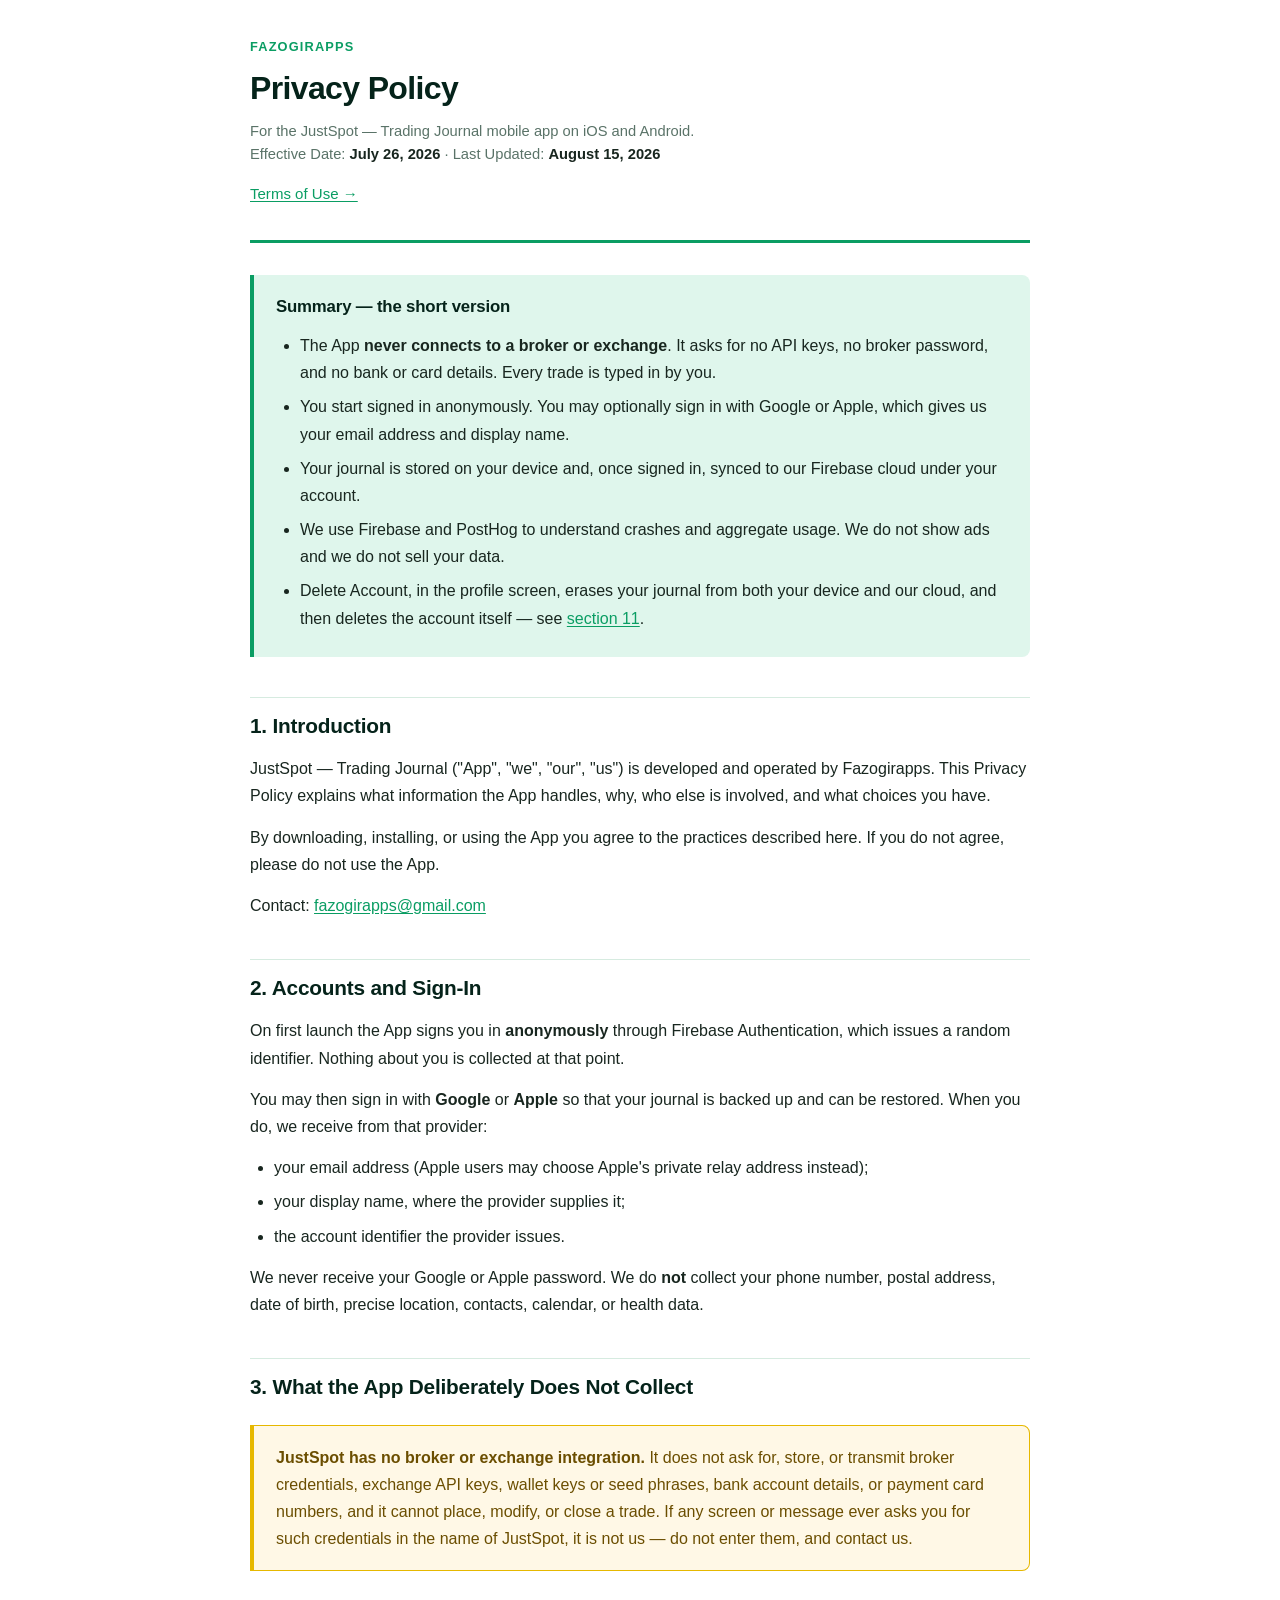
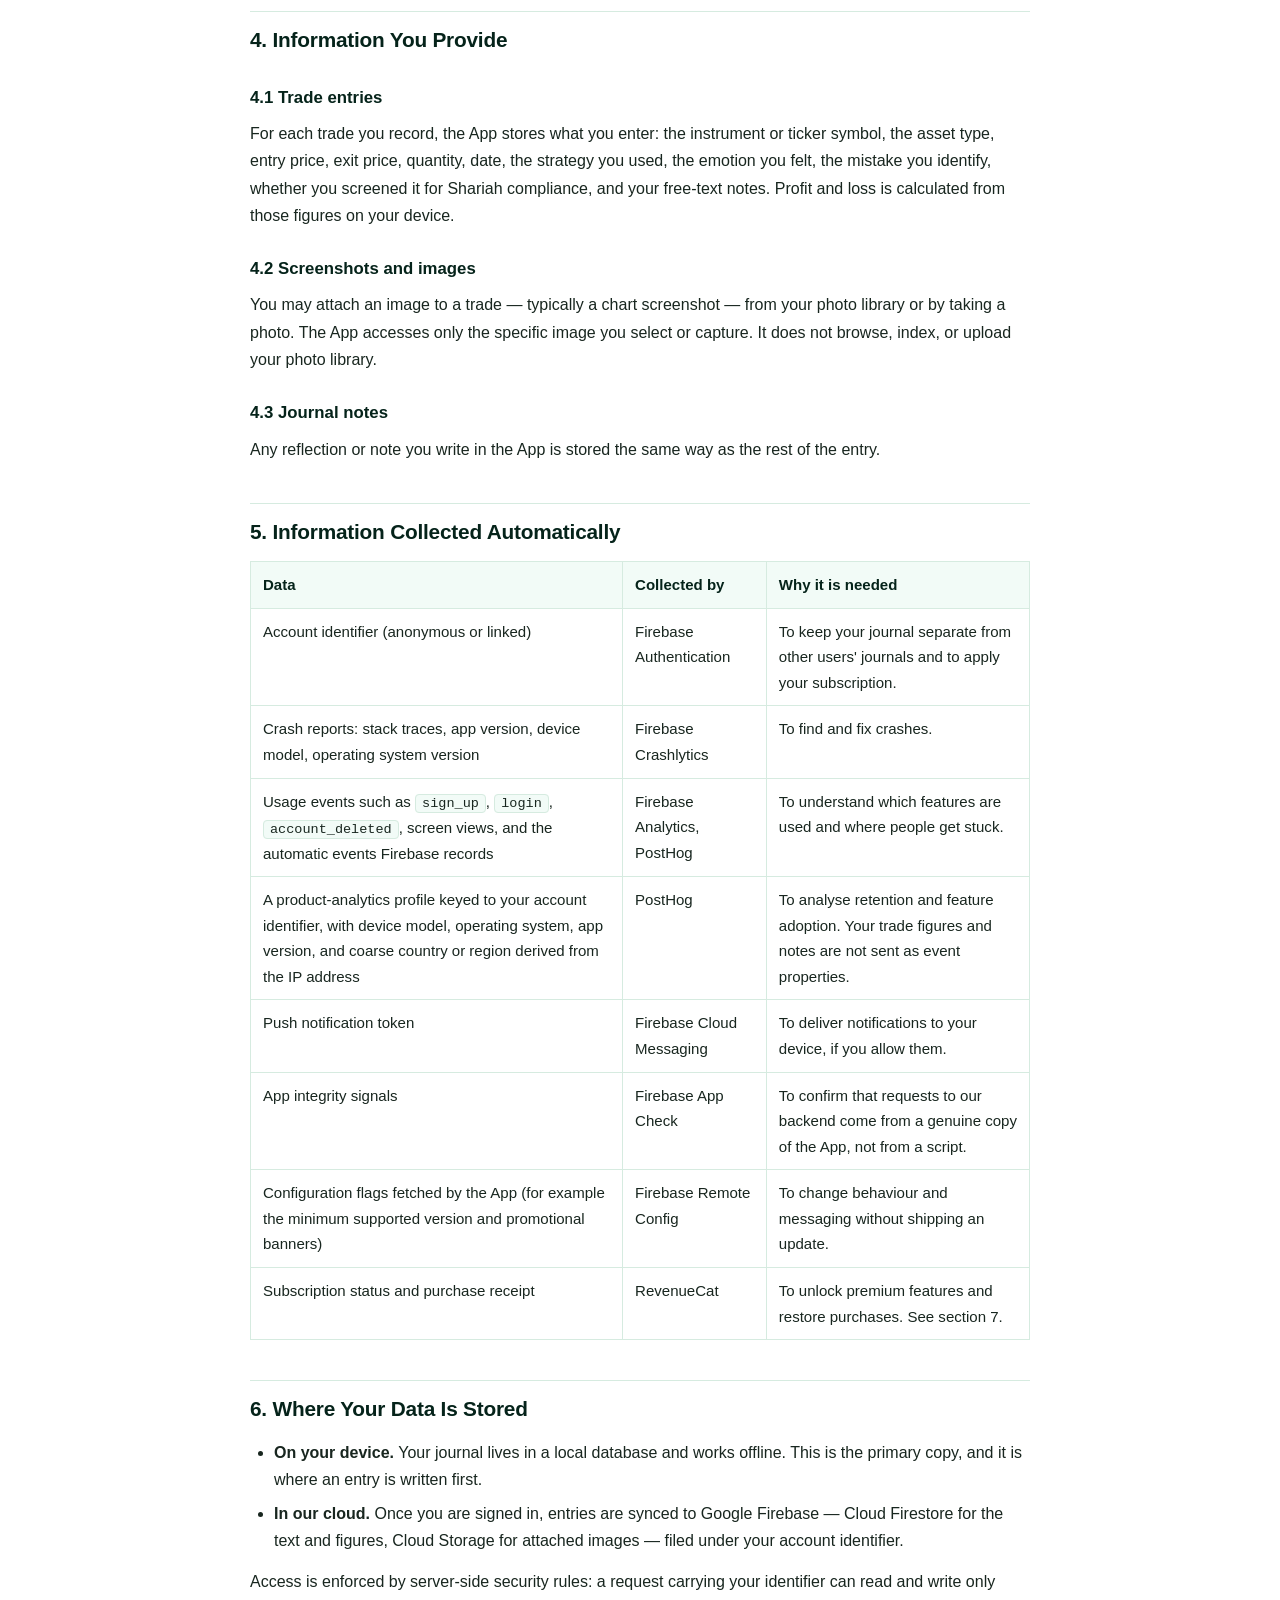
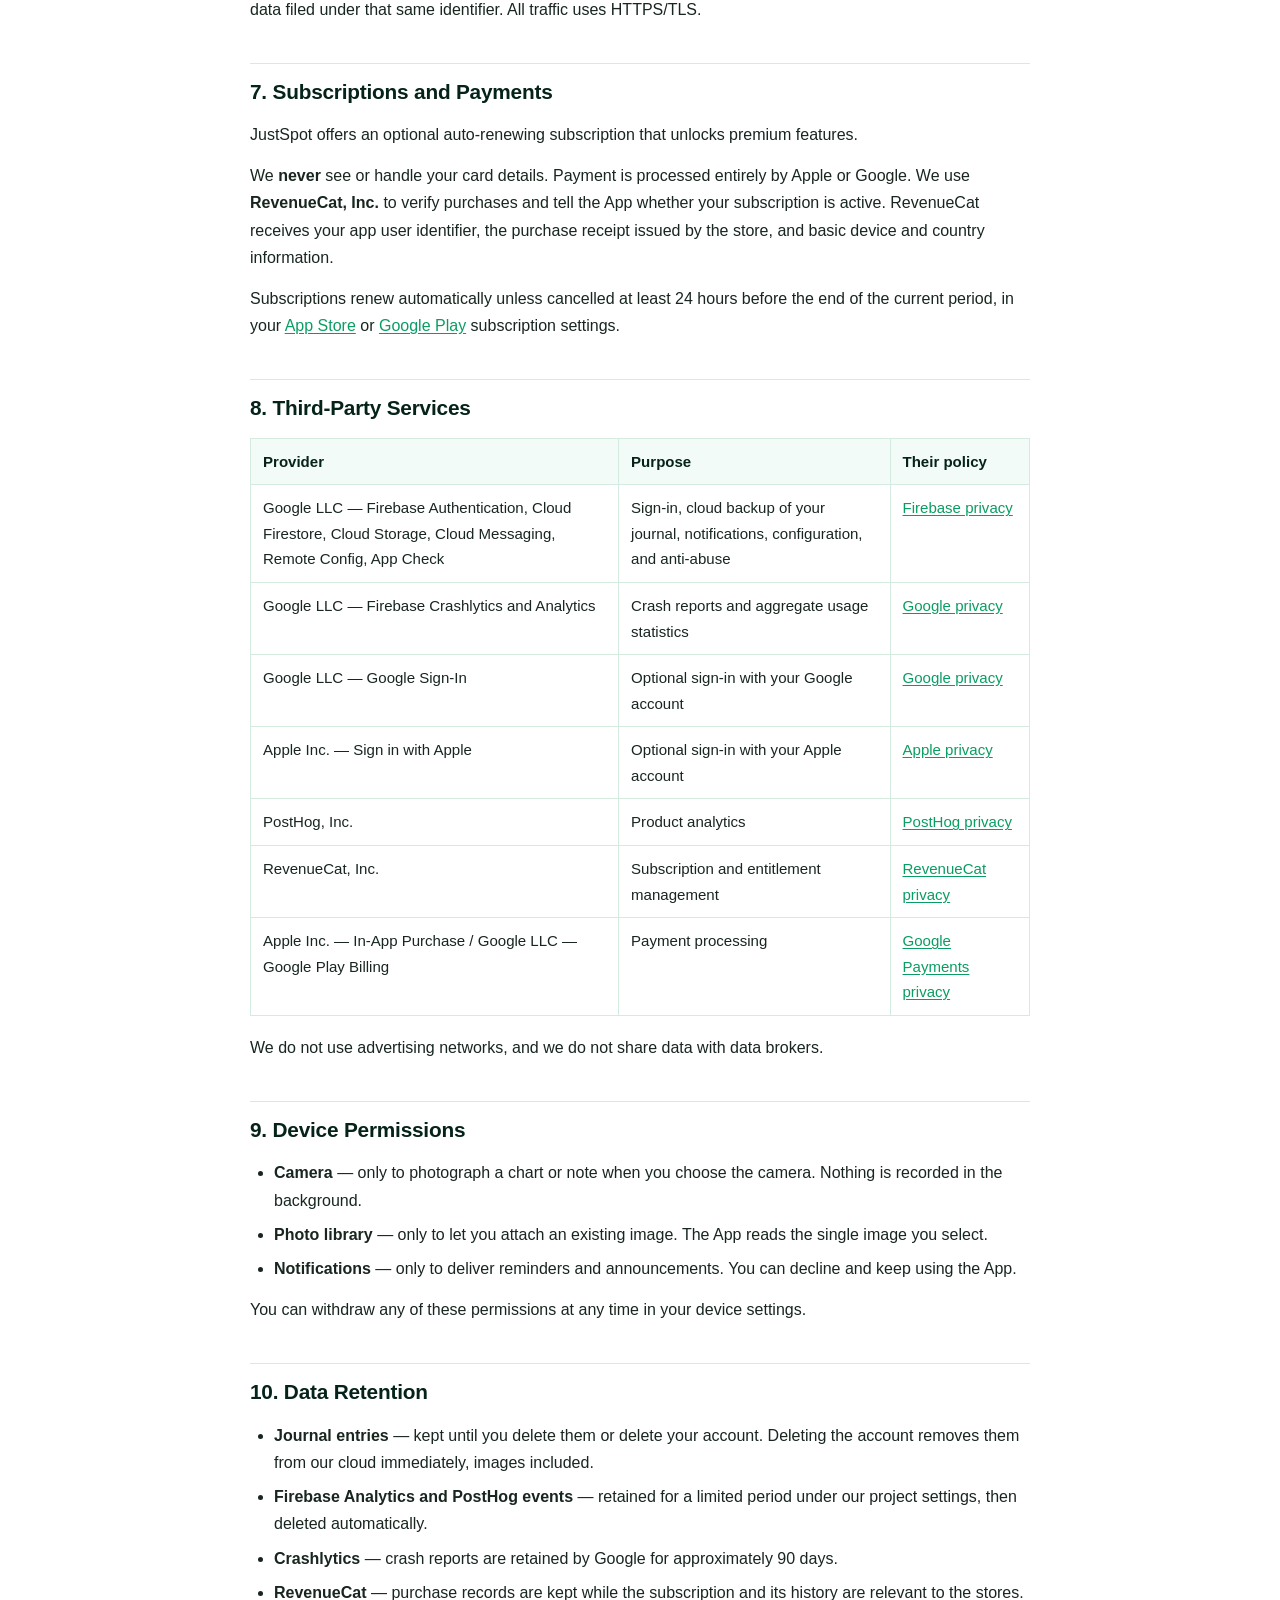
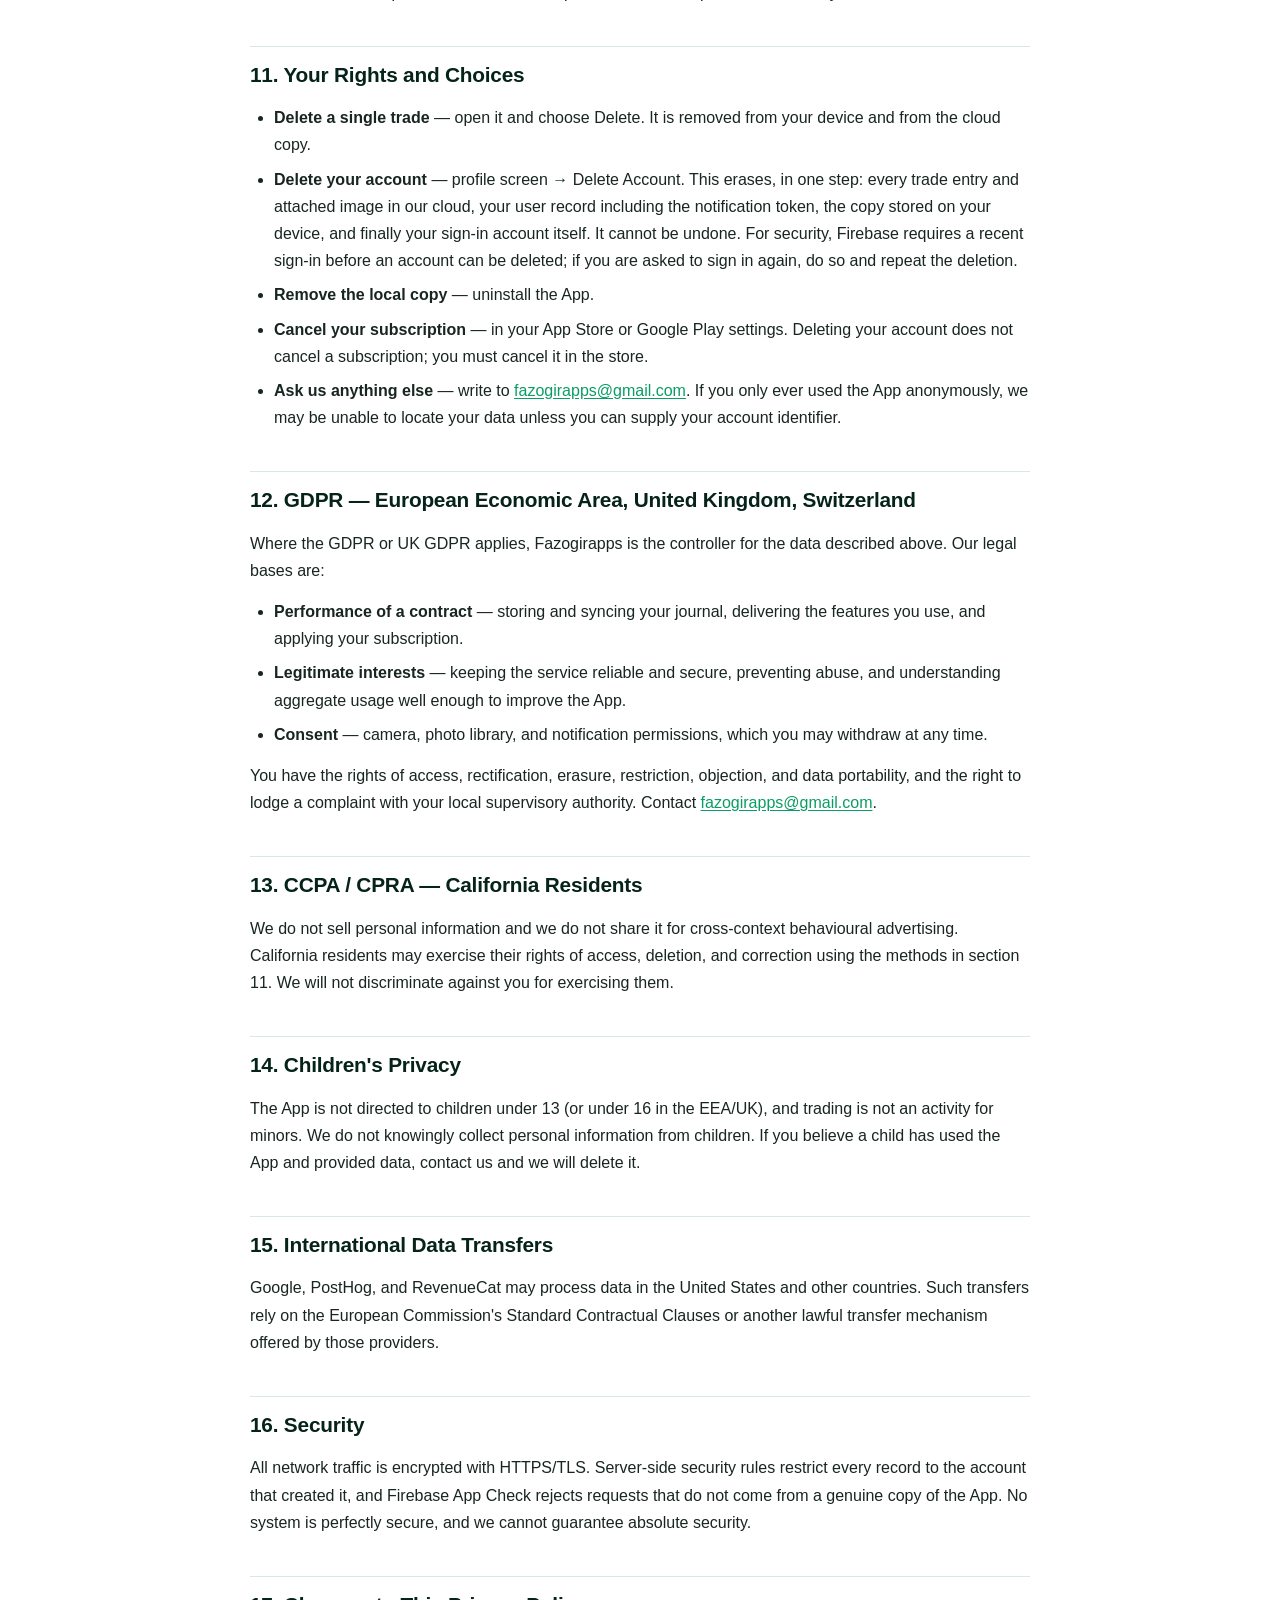
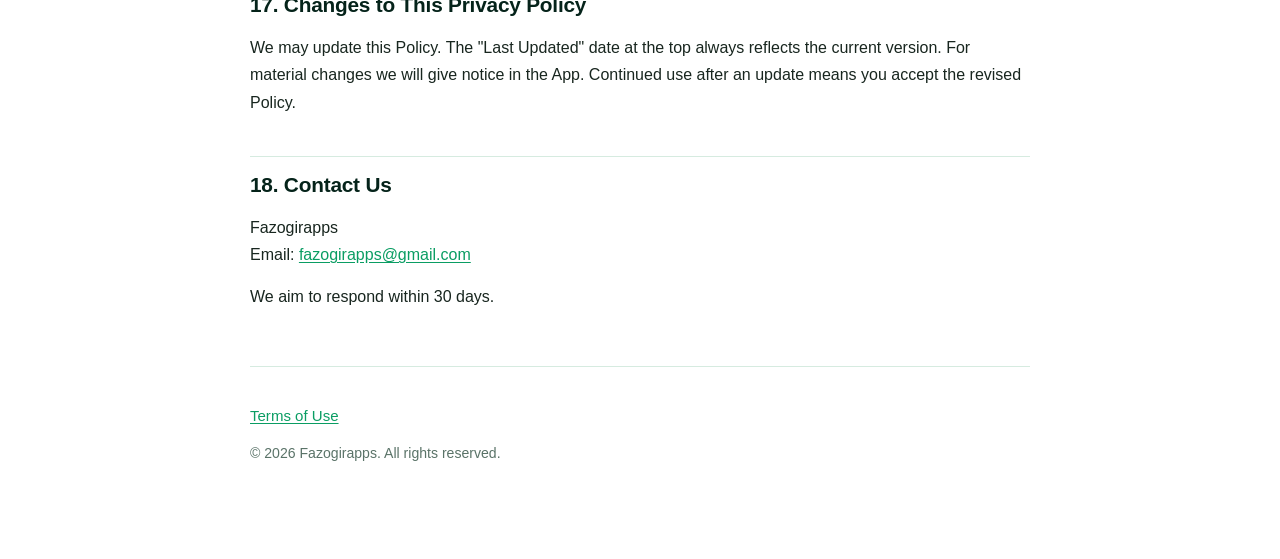
<file: index.html>
<!DOCTYPE html>
<html lang="en">
<head>
<meta charset="UTF-8">
<meta name="viewport" content="width=device-width, initial-scale=1.0">
<title>Privacy Policy — JustSpot Trading Journal</title>
<meta name="description" content="Privacy Policy for JustSpot — Trading Journal, a trade journalling app by Fazogirapps.">
<link rel="stylesheet" href="assets/style.css">
</head>
<body>

<header class="doc-header">
  <span class="brand">Fazogirapps</span>
  <h1>Privacy Policy</h1>
  <p class="meta">
    For the JustSpot — Trading Journal mobile app on iOS and Android.<br>
    Effective Date: <strong>July 26, 2026</strong> · Last Updated: <strong>August 15, 2026</strong>
  </p>
  <p class="nav-links"><a href="terms.html">Terms of Use →</a></p>
</header>

<div class="summary">
  <h2>Summary — the short version</h2>
  <ul>
    <li>The App <strong>never connects to a broker or exchange</strong>. It asks for no API keys, no broker password, and no bank or card details. Every trade is typed in by you.</li>
    <li>You start signed in anonymously. You may optionally sign in with Google or Apple, which gives us your email address and display name.</li>
    <li>Your journal is stored on your device and, once signed in, synced to our Firebase cloud under your account.</li>
    <li>We use Firebase and PostHog to understand crashes and aggregate usage. We do not show ads and we do not sell your data.</li>
    <li>Delete Account, in the profile screen, erases your journal from both your device and our cloud, and then deletes the account itself — see <a href="#deletion">section 11</a>.</li>
  </ul>
</div>

<h2>1. Introduction</h2>
<p>JustSpot — Trading Journal ("App", "we", "our", "us") is developed and operated by Fazogirapps. This Privacy Policy explains what information the App handles, why, who else is involved, and what choices you have.</p>
<p>By downloading, installing, or using the App you agree to the practices described here. If you do not agree, please do not use the App.</p>
<p>Contact: <a href="mailto:fazogirapps@gmail.com">fazogirapps@gmail.com</a></p>

<h2>2. Accounts and Sign-In</h2>
<p>On first launch the App signs you in <strong>anonymously</strong> through Firebase Authentication, which issues a random identifier. Nothing about you is collected at that point.</p>
<p>You may then sign in with <strong>Google</strong> or <strong>Apple</strong> so that your journal is backed up and can be restored. When you do, we receive from that provider:</p>
<ul>
  <li>your email address (Apple users may choose Apple's private relay address instead);</li>
  <li>your display name, where the provider supplies it;</li>
  <li>the account identifier the provider issues.</li>
</ul>
<p>We never receive your Google or Apple password. We do <strong>not</strong> collect your phone number, postal address, date of birth, precise location, contacts, calendar, or health data.</p>

<h2 id="no-broker">3. What the App Deliberately Does Not Collect</h2>
<div class="warning">
  <p><strong>JustSpot has no broker or exchange integration.</strong> It does not ask for, store, or transmit broker credentials, exchange API keys, wallet keys or seed phrases, bank account details, or payment card numbers, and it cannot place, modify, or close a trade. If any screen or message ever asks you for such credentials in the name of JustSpot, it is not us — do not enter them, and contact us.</p>
</div>

<h2>4. Information You Provide</h2>
<h3>4.1 Trade entries</h3>
<p>For each trade you record, the App stores what you enter: the instrument or ticker symbol, the asset type, entry price, exit price, quantity, date, the strategy you used, the emotion you felt, the mistake you identify, whether you screened it for Shariah compliance, and your free-text notes. Profit and loss is calculated from those figures on your device.</p>

<h3>4.2 Screenshots and images</h3>
<p>You may attach an image to a trade — typically a chart screenshot — from your photo library or by taking a photo. The App accesses only the specific image you select or capture. It does not browse, index, or upload your photo library.</p>

<h3>4.3 Journal notes</h3>
<p>Any reflection or note you write in the App is stored the same way as the rest of the entry.</p>

<h2>5. Information Collected Automatically</h2>
<div class="table-wrap">
<table>
  <thead>
    <tr><th>Data</th><th>Collected by</th><th>Why it is needed</th></tr>
  </thead>
  <tbody>
    <tr>
      <td>Account identifier (anonymous or linked)</td>
      <td>Firebase Authentication</td>
      <td>To keep your journal separate from other users' journals and to apply your subscription.</td>
    </tr>
    <tr>
      <td>Crash reports: stack traces, app version, device model, operating system version</td>
      <td>Firebase Crashlytics</td>
      <td>To find and fix crashes.</td>
    </tr>
    <tr>
      <td>Usage events such as <code>sign_up</code>, <code>login</code>, <code>account_deleted</code>, screen views, and the automatic events Firebase records</td>
      <td>Firebase Analytics, PostHog</td>
      <td>To understand which features are used and where people get stuck.</td>
    </tr>
    <tr>
      <td>A product-analytics profile keyed to your account identifier, with device model, operating system, app version, and coarse country or region derived from the IP address</td>
      <td>PostHog</td>
      <td>To analyse retention and feature adoption. Your trade figures and notes are not sent as event properties.</td>
    </tr>
    <tr>
      <td>Push notification token</td>
      <td>Firebase Cloud Messaging</td>
      <td>To deliver notifications to your device, if you allow them.</td>
    </tr>
    <tr>
      <td>App integrity signals</td>
      <td>Firebase App Check</td>
      <td>To confirm that requests to our backend come from a genuine copy of the App, not from a script.</td>
    </tr>
    <tr>
      <td>Configuration flags fetched by the App (for example the minimum supported version and promotional banners)</td>
      <td>Firebase Remote Config</td>
      <td>To change behaviour and messaging without shipping an update.</td>
    </tr>
    <tr>
      <td>Subscription status and purchase receipt</td>
      <td>RevenueCat</td>
      <td>To unlock premium features and restore purchases. See section 7.</td>
    </tr>
  </tbody>
</table>
</div>

<h2>6. Where Your Data Is Stored</h2>
<ul>
  <li><strong>On your device.</strong> Your journal lives in a local database and works offline. This is the primary copy, and it is where an entry is written first.</li>
  <li><strong>In our cloud.</strong> Once you are signed in, entries are synced to Google Firebase — Cloud Firestore for the text and figures, Cloud Storage for attached images — filed under your account identifier.</li>
</ul>
<p>Access is enforced by server-side security rules: a request carrying your identifier can read and write only data filed under that same identifier. All traffic uses HTTPS/TLS.</p>

<h2>7. Subscriptions and Payments</h2>
<p>JustSpot offers an optional auto-renewing subscription that unlocks premium features.</p>
<p>We <strong>never</strong> see or handle your card details. Payment is processed entirely by Apple or Google. We use <strong>RevenueCat, Inc.</strong> to verify purchases and tell the App whether your subscription is active. RevenueCat receives your app user identifier, the purchase receipt issued by the store, and basic device and country information.</p>
<p>Subscriptions renew automatically unless cancelled at least 24 hours before the end of the current period, in your <a href="https://apps.apple.com/account/subscriptions" target="_blank" rel="noopener">App Store</a> or <a href="https://play.google.com/store/account/subscriptions" target="_blank" rel="noopener">Google Play</a> subscription settings.</p>

<h2>8. Third-Party Services</h2>
<div class="table-wrap">
<table>
  <thead>
    <tr><th>Provider</th><th>Purpose</th><th>Their policy</th></tr>
  </thead>
  <tbody>
    <tr>
      <td>Google LLC — Firebase Authentication, Cloud Firestore, Cloud Storage, Cloud Messaging, Remote Config, App Check</td>
      <td>Sign-in, cloud backup of your journal, notifications, configuration, and anti-abuse</td>
      <td><a href="https://firebase.google.com/support/privacy" target="_blank" rel="noopener">Firebase privacy</a></td>
    </tr>
    <tr>
      <td>Google LLC — Firebase Crashlytics and Analytics</td>
      <td>Crash reports and aggregate usage statistics</td>
      <td><a href="https://policies.google.com/privacy" target="_blank" rel="noopener">Google privacy</a></td>
    </tr>
    <tr>
      <td>Google LLC — Google Sign-In</td>
      <td>Optional sign-in with your Google account</td>
      <td><a href="https://policies.google.com/privacy" target="_blank" rel="noopener">Google privacy</a></td>
    </tr>
    <tr>
      <td>Apple Inc. — Sign in with Apple</td>
      <td>Optional sign-in with your Apple account</td>
      <td><a href="https://www.apple.com/legal/privacy/" target="_blank" rel="noopener">Apple privacy</a></td>
    </tr>
    <tr>
      <td>PostHog, Inc.</td>
      <td>Product analytics</td>
      <td><a href="https://posthog.com/privacy" target="_blank" rel="noopener">PostHog privacy</a></td>
    </tr>
    <tr>
      <td>RevenueCat, Inc.</td>
      <td>Subscription and entitlement management</td>
      <td><a href="https://www.revenuecat.com/privacy" target="_blank" rel="noopener">RevenueCat privacy</a></td>
    </tr>
    <tr>
      <td>Apple Inc. — In-App Purchase / Google LLC — Google Play Billing</td>
      <td>Payment processing</td>
      <td><a href="https://payments.google.com/files/privacy.html" target="_blank" rel="noopener">Google Payments privacy</a></td>
    </tr>
  </tbody>
</table>
</div>
<p>We do not use advertising networks, and we do not share data with data brokers.</p>

<h2>9. Device Permissions</h2>
<ul>
  <li><strong>Camera</strong> — only to photograph a chart or note when you choose the camera. Nothing is recorded in the background.</li>
  <li><strong>Photo library</strong> — only to let you attach an existing image. The App reads the single image you select.</li>
  <li><strong>Notifications</strong> — only to deliver reminders and announcements. You can decline and keep using the App.</li>
</ul>
<p>You can withdraw any of these permissions at any time in your device settings.</p>

<h2>10. Data Retention</h2>
<ul>
  <li><strong>Journal entries</strong> — kept until you delete them or delete your account. Deleting the account removes them from our cloud immediately, images included.</li>
  <li><strong>Firebase Analytics and PostHog events</strong> — retained for a limited period under our project settings, then deleted automatically.</li>
  <li><strong>Crashlytics</strong> — crash reports are retained by Google for approximately 90 days.</li>
  <li><strong>RevenueCat</strong> — purchase records are kept while the subscription and its history are relevant to the stores.</li>
</ul>

<h2 id="deletion">11. Your Rights and Choices</h2>
<ul>
  <li><strong>Delete a single trade</strong> — open it and choose Delete. It is removed from your device and from the cloud copy.</li>
  <li><strong>Delete your account</strong> — profile screen → Delete Account. This erases, in one step: every trade entry and attached image in our cloud, your user record including the notification token, the copy stored on your device, and finally your sign-in account itself. It cannot be undone. For security, Firebase requires a recent sign-in before an account can be deleted; if you are asked to sign in again, do so and repeat the deletion.</li>
  <li><strong>Remove the local copy</strong> — uninstall the App.</li>
  <li><strong>Cancel your subscription</strong> — in your App Store or Google Play settings. Deleting your account does not cancel a subscription; you must cancel it in the store.</li>
  <li><strong>Ask us anything else</strong> — write to <a href="mailto:fazogirapps@gmail.com">fazogirapps@gmail.com</a>. If you only ever used the App anonymously, we may be unable to locate your data unless you can supply your account identifier.</li>
</ul>

<h2>12. GDPR — European Economic Area, United Kingdom, Switzerland</h2>
<p>Where the GDPR or UK GDPR applies, Fazogirapps is the controller for the data described above. Our legal bases are:</p>
<ul>
  <li><strong>Performance of a contract</strong> — storing and syncing your journal, delivering the features you use, and applying your subscription.</li>
  <li><strong>Legitimate interests</strong> — keeping the service reliable and secure, preventing abuse, and understanding aggregate usage well enough to improve the App.</li>
  <li><strong>Consent</strong> — camera, photo library, and notification permissions, which you may withdraw at any time.</li>
</ul>
<p>You have the rights of access, rectification, erasure, restriction, objection, and data portability, and the right to lodge a complaint with your local supervisory authority. Contact <a href="mailto:fazogirapps@gmail.com">fazogirapps@gmail.com</a>.</p>

<h2>13. CCPA / CPRA — California Residents</h2>
<p>We do not sell personal information and we do not share it for cross-context behavioural advertising. California residents may exercise their rights of access, deletion, and correction using the methods in section 11. We will not discriminate against you for exercising them.</p>

<h2>14. Children's Privacy</h2>
<p>The App is not directed to children under 13 (or under 16 in the EEA/UK), and trading is not an activity for minors. We do not knowingly collect personal information from children. If you believe a child has used the App and provided data, contact us and we will delete it.</p>

<h2>15. International Data Transfers</h2>
<p>Google, PostHog, and RevenueCat may process data in the United States and other countries. Such transfers rely on the European Commission's Standard Contractual Clauses or another lawful transfer mechanism offered by those providers.</p>

<h2>16. Security</h2>
<p>All network traffic is encrypted with HTTPS/TLS. Server-side security rules restrict every record to the account that created it, and Firebase App Check rejects requests that do not come from a genuine copy of the App. No system is perfectly secure, and we cannot guarantee absolute security.</p>

<h2>17. Changes to This Privacy Policy</h2>
<p>We may update this Policy. The "Last Updated" date at the top always reflects the current version. For material changes we will give notice in the App. Continued use after an update means you accept the revised Policy.</p>

<h2>18. Contact Us</h2>
<p>Fazogirapps<br>Email: <a href="mailto:fazogirapps@gmail.com">fazogirapps@gmail.com</a></p>
<p>We aim to respond within 30 days.</p>

<div class="footer">
  <p class="nav-links"><a href="terms.html">Terms of Use</a></p>
  <p>© 2026 Fazogirapps. All rights reserved.</p>
</div>

</body>
</html>
</file>
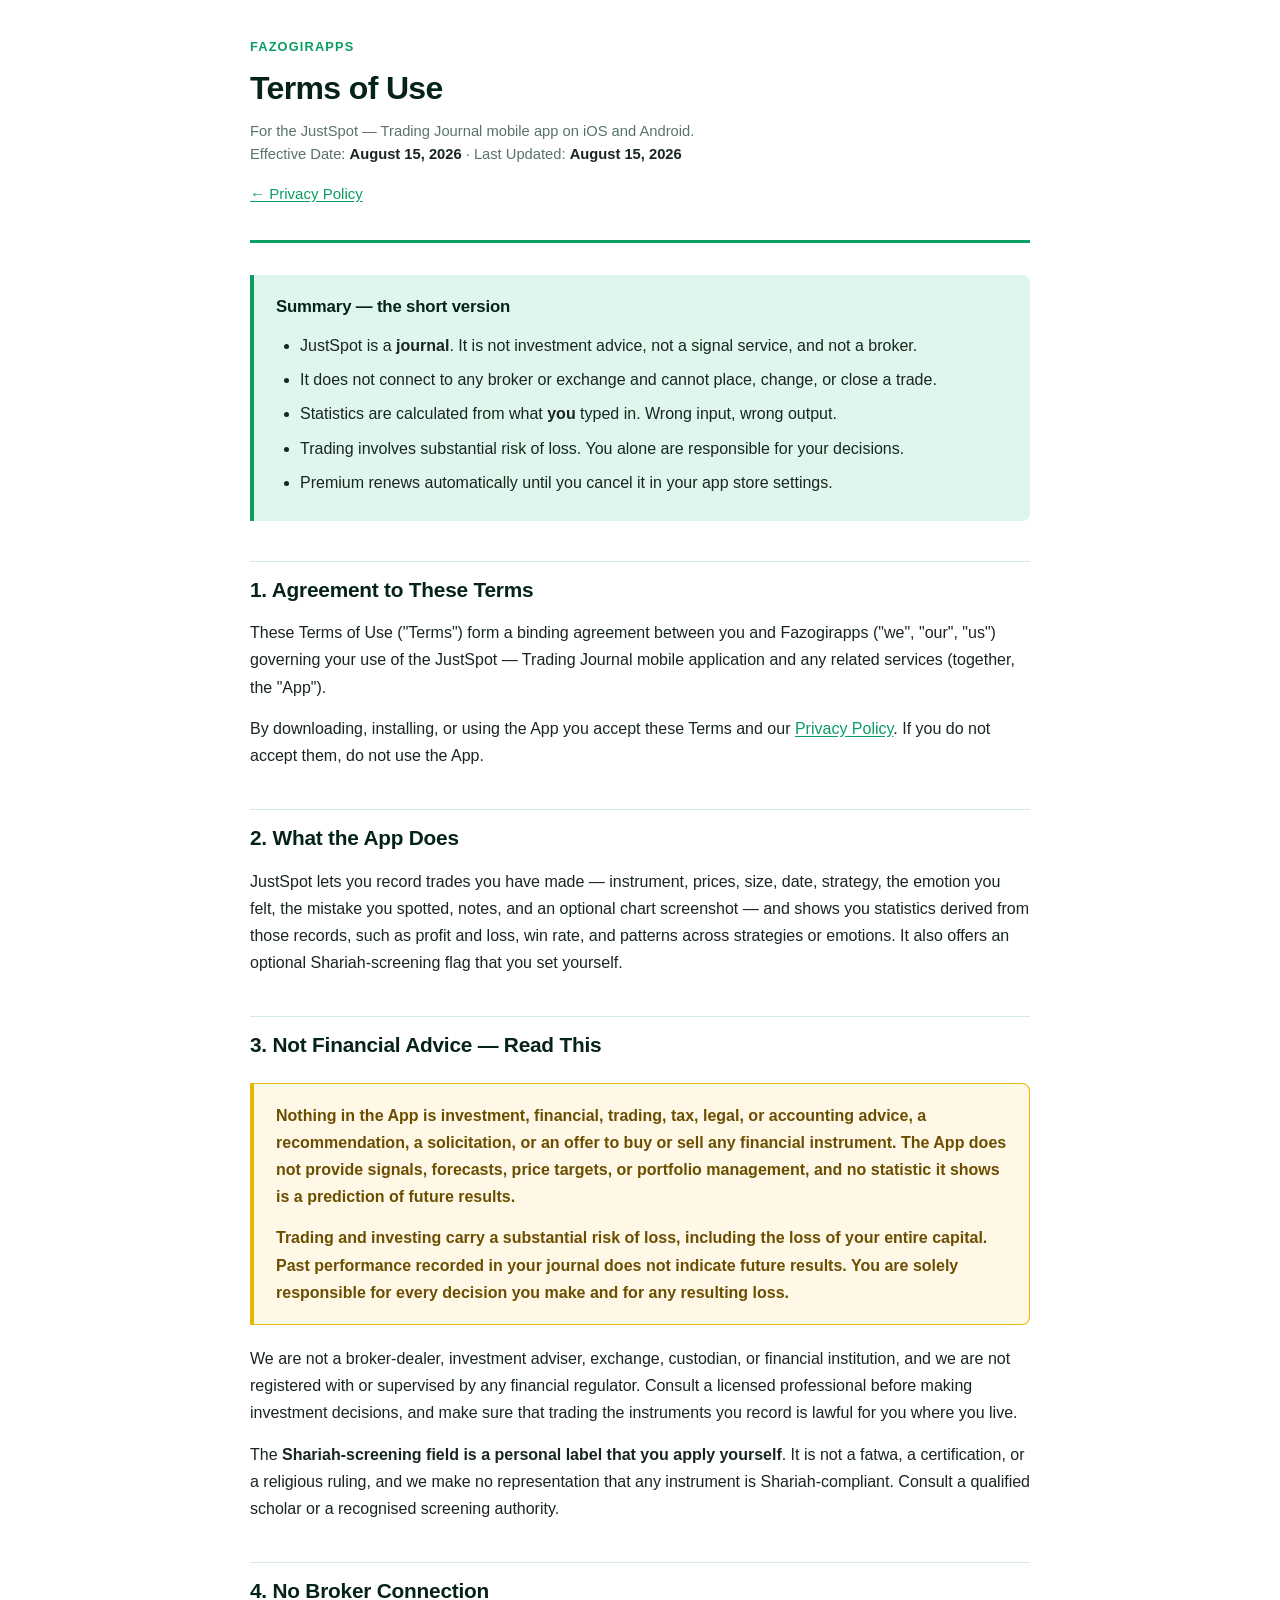
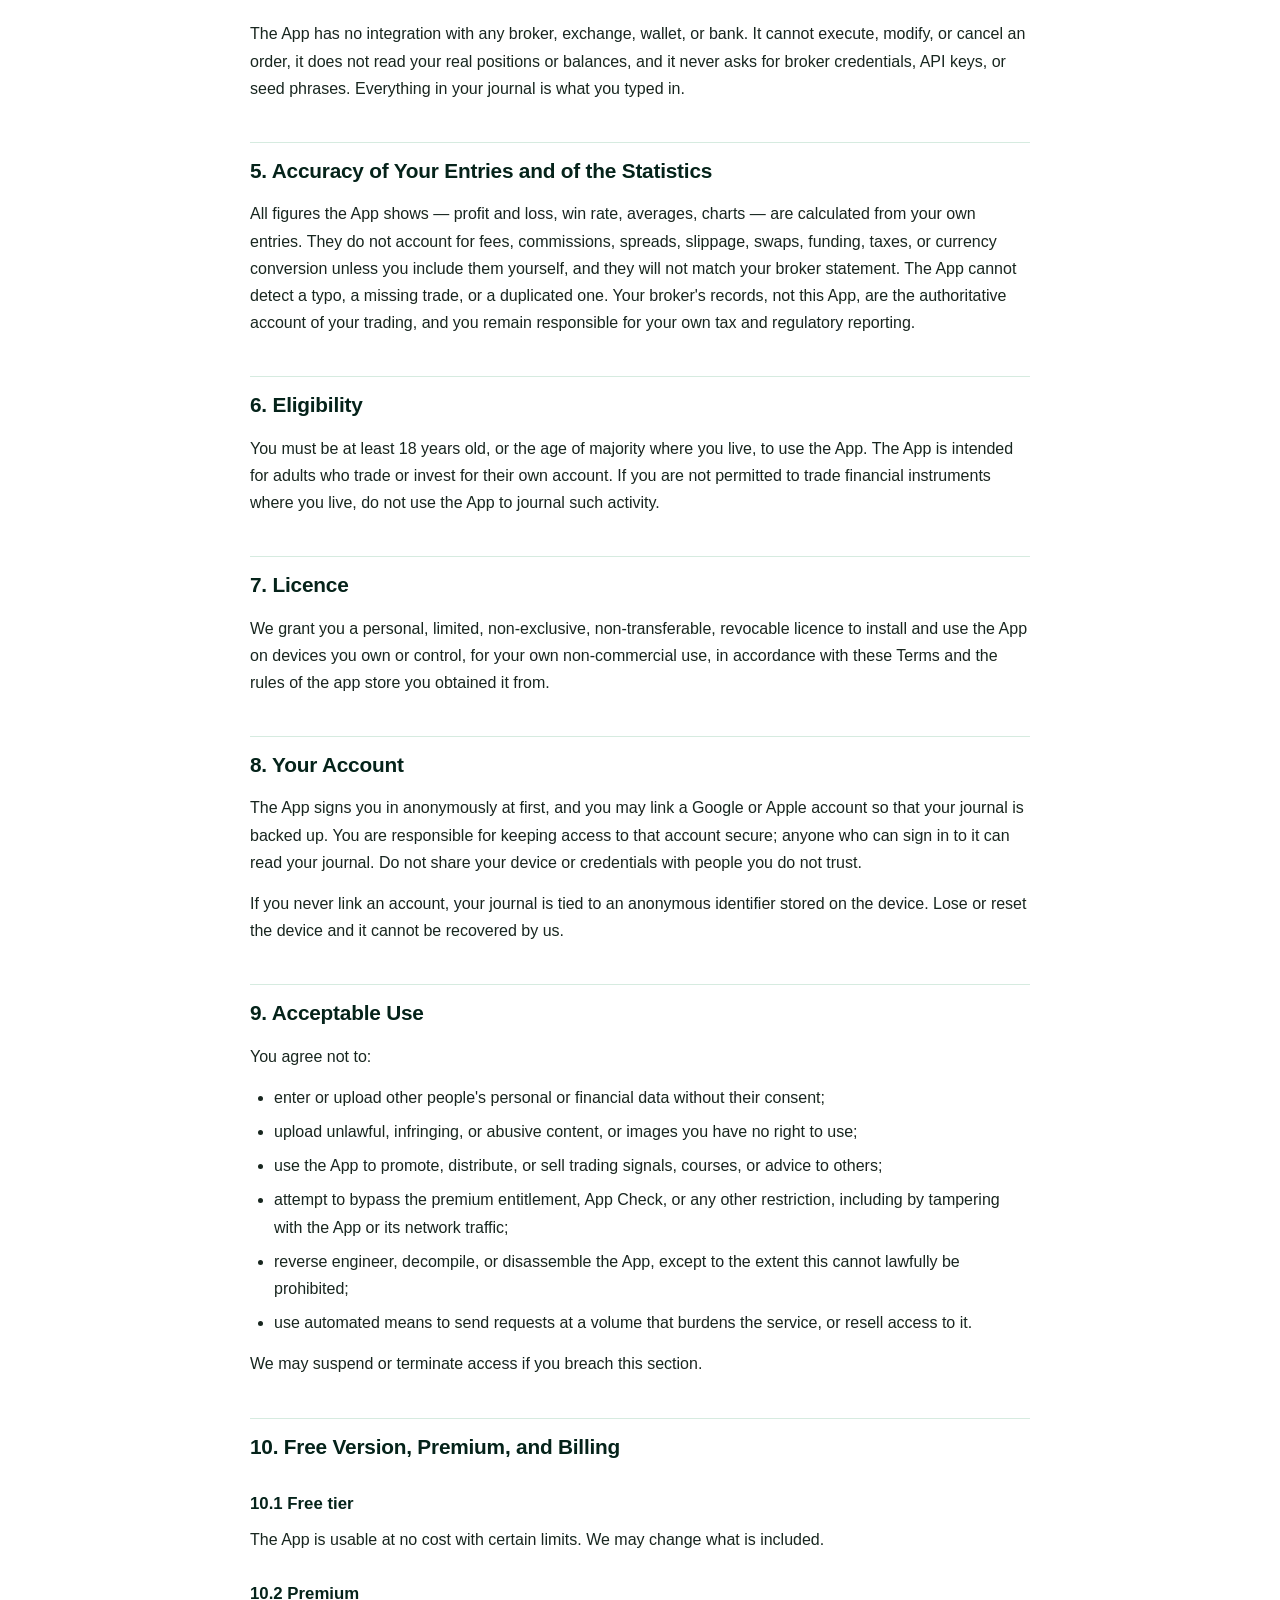
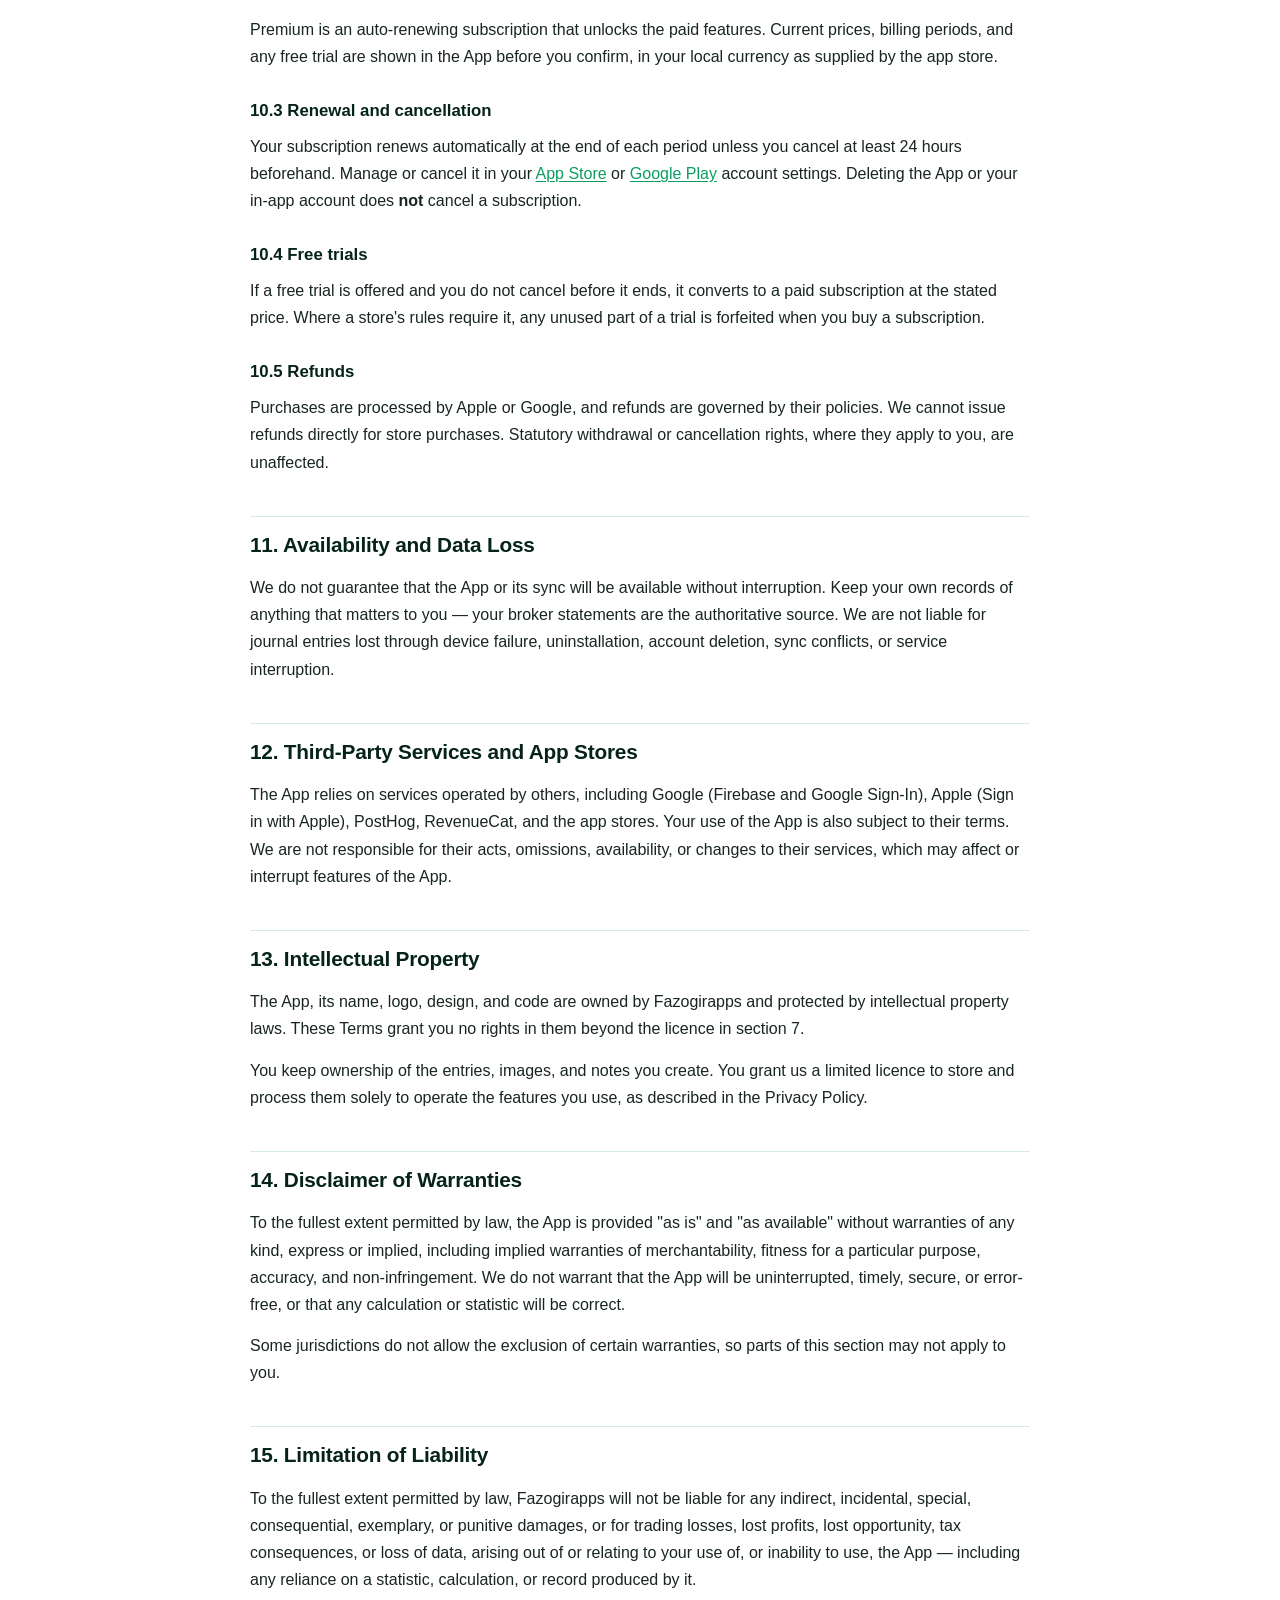
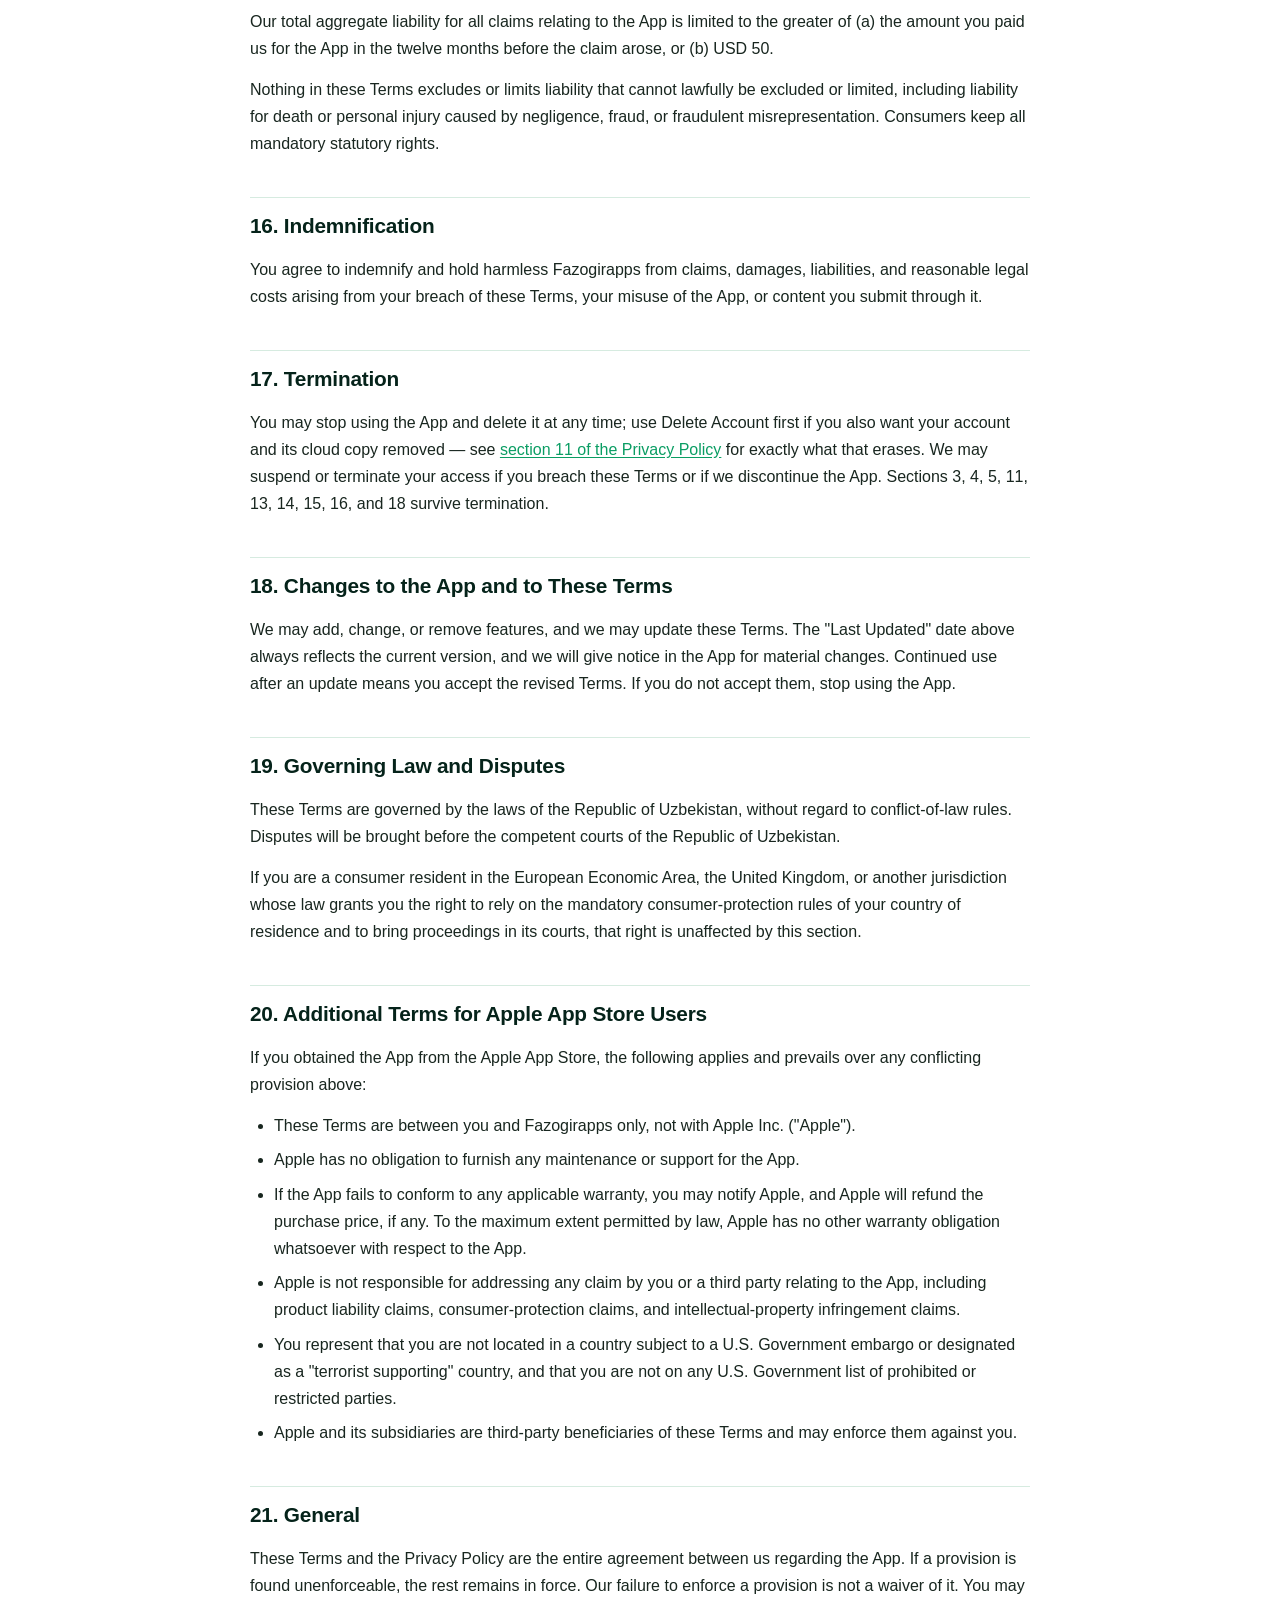
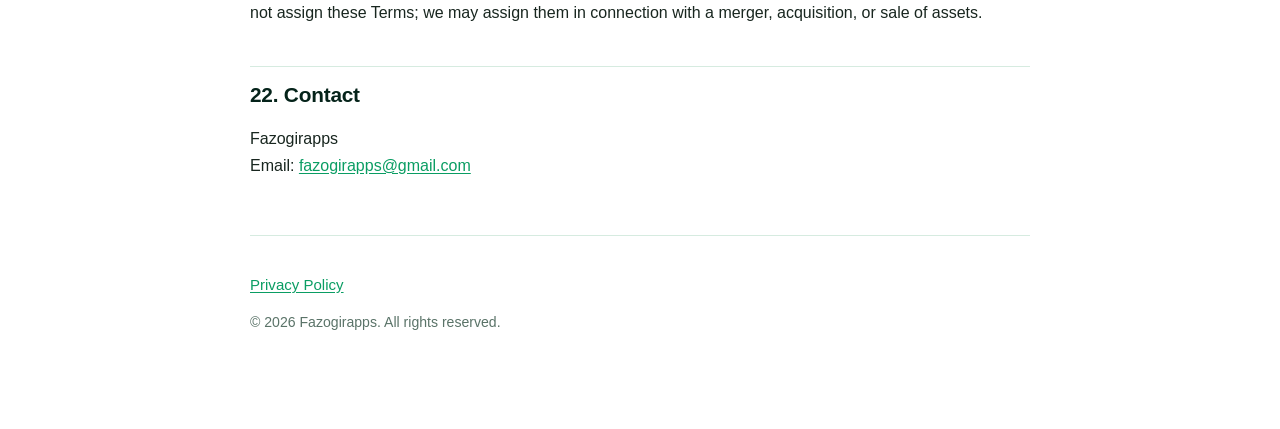
<file: terms.html>
<!DOCTYPE html>
<html lang="en">
<head>
<meta charset="UTF-8">
<meta name="viewport" content="width=device-width, initial-scale=1.0">
<title>Terms of Use — JustSpot Trading Journal</title>
<meta name="description" content="Terms of Use for JustSpot — Trading Journal, a trade journalling app by Fazogirapps.">
<link rel="stylesheet" href="assets/style.css">
</head>
<body>

<header class="doc-header">
  <span class="brand">Fazogirapps</span>
  <h1>Terms of Use</h1>
  <p class="meta">
    For the JustSpot — Trading Journal mobile app on iOS and Android.<br>
    Effective Date: <strong>August 15, 2026</strong> · Last Updated: <strong>August 15, 2026</strong>
  </p>
  <p class="nav-links"><a href="index.html">← Privacy Policy</a></p>
</header>

<div class="summary">
  <h2>Summary — the short version</h2>
  <ul>
    <li>JustSpot is a <strong>journal</strong>. It is not investment advice, not a signal service, and not a broker.</li>
    <li>It does not connect to any broker or exchange and cannot place, change, or close a trade.</li>
    <li>Statistics are calculated from what <strong>you</strong> typed in. Wrong input, wrong output.</li>
    <li>Trading involves substantial risk of loss. You alone are responsible for your decisions.</li>
    <li>Premium renews automatically until you cancel it in your app store settings.</li>
  </ul>
</div>

<h2>1. Agreement to These Terms</h2>
<p>These Terms of Use ("Terms") form a binding agreement between you and Fazogirapps ("we", "our", "us") governing your use of the JustSpot — Trading Journal mobile application and any related services (together, the "App").</p>
<p>By downloading, installing, or using the App you accept these Terms and our <a href="index.html">Privacy Policy</a>. If you do not accept them, do not use the App.</p>

<h2>2. What the App Does</h2>
<p>JustSpot lets you record trades you have made — instrument, prices, size, date, strategy, the emotion you felt, the mistake you spotted, notes, and an optional chart screenshot — and shows you statistics derived from those records, such as profit and loss, win rate, and patterns across strategies or emotions. It also offers an optional Shariah-screening flag that you set yourself.</p>

<h2 id="not-advice">3. Not Financial Advice — Read This</h2>

<div class="warning">
  <p><strong>Nothing in the App is investment, financial, trading, tax, legal, or accounting advice, a recommendation, a solicitation, or an offer to buy or sell any financial instrument. The App does not provide signals, forecasts, price targets, or portfolio management, and no statistic it shows is a prediction of future results.</strong></p>
  <p><strong>Trading and investing carry a substantial risk of loss, including the loss of your entire capital. Past performance recorded in your journal does not indicate future results. You are solely responsible for every decision you make and for any resulting loss.</strong></p>
</div>

<p>We are not a broker-dealer, investment adviser, exchange, custodian, or financial institution, and we are not registered with or supervised by any financial regulator. Consult a licensed professional before making investment decisions, and make sure that trading the instruments you record is lawful for you where you live.</p>

<p>The <strong>Shariah-screening field is a personal label that you apply yourself</strong>. It is not a fatwa, a certification, or a religious ruling, and we make no representation that any instrument is Shariah-compliant. Consult a qualified scholar or a recognised screening authority.</p>

<h2 id="not-connected">4. No Broker Connection</h2>
<p>The App has no integration with any broker, exchange, wallet, or bank. It cannot execute, modify, or cancel an order, it does not read your real positions or balances, and it never asks for broker credentials, API keys, or seed phrases. Everything in your journal is what you typed in.</p>

<h2>5. Accuracy of Your Entries and of the Statistics</h2>
<p>All figures the App shows — profit and loss, win rate, averages, charts — are calculated from your own entries. They do not account for fees, commissions, spreads, slippage, swaps, funding, taxes, or currency conversion unless you include them yourself, and they will not match your broker statement. The App cannot detect a typo, a missing trade, or a duplicated one. Your broker's records, not this App, are the authoritative account of your trading, and you remain responsible for your own tax and regulatory reporting.</p>

<h2>6. Eligibility</h2>
<p>You must be at least 18 years old, or the age of majority where you live, to use the App. The App is intended for adults who trade or invest for their own account. If you are not permitted to trade financial instruments where you live, do not use the App to journal such activity.</p>

<h2>7. Licence</h2>
<p>We grant you a personal, limited, non-exclusive, non-transferable, revocable licence to install and use the App on devices you own or control, for your own non-commercial use, in accordance with these Terms and the rules of the app store you obtained it from.</p>

<h2>8. Your Account</h2>
<p>The App signs you in anonymously at first, and you may link a Google or Apple account so that your journal is backed up. You are responsible for keeping access to that account secure; anyone who can sign in to it can read your journal. Do not share your device or credentials with people you do not trust.</p>
<p>If you never link an account, your journal is tied to an anonymous identifier stored on the device. Lose or reset the device and it cannot be recovered by us.</p>

<h2>9. Acceptable Use</h2>
<p>You agree not to:</p>
<ul>
  <li>enter or upload other people's personal or financial data without their consent;</li>
  <li>upload unlawful, infringing, or abusive content, or images you have no right to use;</li>
  <li>use the App to promote, distribute, or sell trading signals, courses, or advice to others;</li>
  <li>attempt to bypass the premium entitlement, App Check, or any other restriction, including by tampering with the App or its network traffic;</li>
  <li>reverse engineer, decompile, or disassemble the App, except to the extent this cannot lawfully be prohibited;</li>
  <li>use automated means to send requests at a volume that burdens the service, or resell access to it.</li>
</ul>
<p>We may suspend or terminate access if you breach this section.</p>

<h2>10. Free Version, Premium, and Billing</h2>
<h3>10.1 Free tier</h3>
<p>The App is usable at no cost with certain limits. We may change what is included.</p>

<h3>10.2 Premium</h3>
<p>Premium is an auto-renewing subscription that unlocks the paid features. Current prices, billing periods, and any free trial are shown in the App before you confirm, in your local currency as supplied by the app store.</p>

<h3>10.3 Renewal and cancellation</h3>
<p>Your subscription renews automatically at the end of each period unless you cancel at least 24 hours beforehand. Manage or cancel it in your <a href="https://apps.apple.com/account/subscriptions" target="_blank" rel="noopener">App Store</a> or <a href="https://play.google.com/store/account/subscriptions" target="_blank" rel="noopener">Google Play</a> account settings. Deleting the App or your in-app account does <strong>not</strong> cancel a subscription.</p>

<h3>10.4 Free trials</h3>
<p>If a free trial is offered and you do not cancel before it ends, it converts to a paid subscription at the stated price. Where a store's rules require it, any unused part of a trial is forfeited when you buy a subscription.</p>

<h3>10.5 Refunds</h3>
<p>Purchases are processed by Apple or Google, and refunds are governed by their policies. We cannot issue refunds directly for store purchases. Statutory withdrawal or cancellation rights, where they apply to you, are unaffected.</p>

<h2>11. Availability and Data Loss</h2>
<p>We do not guarantee that the App or its sync will be available without interruption. Keep your own records of anything that matters to you — your broker statements are the authoritative source. We are not liable for journal entries lost through device failure, uninstallation, account deletion, sync conflicts, or service interruption.</p>

<h2>12. Third-Party Services and App Stores</h2>
<p>The App relies on services operated by others, including Google (Firebase and Google Sign-In), Apple (Sign in with Apple), PostHog, RevenueCat, and the app stores. Your use of the App is also subject to their terms. We are not responsible for their acts, omissions, availability, or changes to their services, which may affect or interrupt features of the App.</p>

<h2>13. Intellectual Property</h2>
<p>The App, its name, logo, design, and code are owned by Fazogirapps and protected by intellectual property laws. These Terms grant you no rights in them beyond the licence in section 7.</p>
<p>You keep ownership of the entries, images, and notes you create. You grant us a limited licence to store and process them solely to operate the features you use, as described in the Privacy Policy.</p>

<h2>14. Disclaimer of Warranties</h2>
<p>To the fullest extent permitted by law, the App is provided "as is" and "as available" without warranties of any kind, express or implied, including implied warranties of merchantability, fitness for a particular purpose, accuracy, and non-infringement. We do not warrant that the App will be uninterrupted, timely, secure, or error-free, or that any calculation or statistic will be correct.</p>
<p>Some jurisdictions do not allow the exclusion of certain warranties, so parts of this section may not apply to you.</p>

<h2>15. Limitation of Liability</h2>
<p>To the fullest extent permitted by law, Fazogirapps will not be liable for any indirect, incidental, special, consequential, exemplary, or punitive damages, or for trading losses, lost profits, lost opportunity, tax consequences, or loss of data, arising out of or relating to your use of, or inability to use, the App — including any reliance on a statistic, calculation, or record produced by it.</p>
<p>Our total aggregate liability for all claims relating to the App is limited to the greater of (a) the amount you paid us for the App in the twelve months before the claim arose, or (b) USD 50.</p>
<p>Nothing in these Terms excludes or limits liability that cannot lawfully be excluded or limited, including liability for death or personal injury caused by negligence, fraud, or fraudulent misrepresentation. Consumers keep all mandatory statutory rights.</p>

<h2>16. Indemnification</h2>
<p>You agree to indemnify and hold harmless Fazogirapps from claims, damages, liabilities, and reasonable legal costs arising from your breach of these Terms, your misuse of the App, or content you submit through it.</p>

<h2>17. Termination</h2>
<p>You may stop using the App and delete it at any time; use Delete Account first if you also want your account and its cloud copy removed — see <a href="index.html#deletion">section 11 of the Privacy Policy</a> for exactly what that erases. We may suspend or terminate your access if you breach these Terms or if we discontinue the App. Sections 3, 4, 5, 11, 13, 14, 15, 16, and 18 survive termination.</p>

<h2>18. Changes to the App and to These Terms</h2>
<p>We may add, change, or remove features, and we may update these Terms. The "Last Updated" date above always reflects the current version, and we will give notice in the App for material changes. Continued use after an update means you accept the revised Terms. If you do not accept them, stop using the App.</p>

<h2>19. Governing Law and Disputes</h2>
<p>These Terms are governed by the laws of the Republic of Uzbekistan, without regard to conflict-of-law rules. Disputes will be brought before the competent courts of the Republic of Uzbekistan.</p>
<p>If you are a consumer resident in the European Economic Area, the United Kingdom, or another jurisdiction whose law grants you the right to rely on the mandatory consumer-protection rules of your country of residence and to bring proceedings in its courts, that right is unaffected by this section.</p>

<h2>20. Additional Terms for Apple App Store Users</h2>
<p>If you obtained the App from the Apple App Store, the following applies and prevails over any conflicting provision above:</p>
<ul>
  <li>These Terms are between you and Fazogirapps only, not with Apple Inc. ("Apple").</li>
  <li>Apple has no obligation to furnish any maintenance or support for the App.</li>
  <li>If the App fails to conform to any applicable warranty, you may notify Apple, and Apple will refund the purchase price, if any. To the maximum extent permitted by law, Apple has no other warranty obligation whatsoever with respect to the App.</li>
  <li>Apple is not responsible for addressing any claim by you or a third party relating to the App, including product liability claims, consumer-protection claims, and intellectual-property infringement claims.</li>
  <li>You represent that you are not located in a country subject to a U.S. Government embargo or designated as a "terrorist supporting" country, and that you are not on any U.S. Government list of prohibited or restricted parties.</li>
  <li>Apple and its subsidiaries are third-party beneficiaries of these Terms and may enforce them against you.</li>
</ul>

<h2>21. General</h2>
<p>These Terms and the Privacy Policy are the entire agreement between us regarding the App. If a provision is found unenforceable, the rest remains in force. Our failure to enforce a provision is not a waiver of it. You may not assign these Terms; we may assign them in connection with a merger, acquisition, or sale of assets.</p>

<h2>22. Contact</h2>
<p>Fazogirapps<br>Email: <a href="mailto:fazogirapps@gmail.com">fazogirapps@gmail.com</a></p>

<div class="footer">
  <p class="nav-links"><a href="index.html">Privacy Policy</a></p>
  <p>© 2026 Fazogirapps. All rights reserved.</p>
</div>

</body>
</html>
</file>
<file: assets/style.css>
/* JustSpot legal pages — shared styles */
:root {
  --bg: #ffffff;
  --bg-soft: #f2fbf7;
  --bg-card: #ffffff;
  --text: #18261f;
  --text-muted: #5a7368;
  --heading: #05231a;
  --accent: #0a9d63;
  --accent-soft: #dff6ec;
  --border: #d6ebe0;
  --warn-bg: #fff8e6;
  --warn-border: #e6b800;
  --warn-text: #6b4e00;
}

@media (prefers-color-scheme: dark) {
  :root {
    --bg: #0e1511;
    --bg-soft: #161d19;
    --bg-card: #1a211d;
    --text: #dde4dd;
    --text-muted: #bbcabf;
    --heading: #eaf5ee;
    --accent: #4edea3;
    --accent-soft: #12311f;
    --border: #243c30;
    --warn-bg: #2a2205;
    --warn-border: #a88700;
    --warn-text: #f0d98a;
  }
}

* { box-sizing: border-box; }

body {
  font-family: -apple-system, BlinkMacSystemFont, "Segoe UI", Roboto, Helvetica, Arial, sans-serif;
  line-height: 1.7;
  color: var(--text);
  background: var(--bg);
  max-width: 820px;
  margin: 0 auto;
  padding: 32px 20px 80px;
  font-size: 16px;
  -webkit-text-size-adjust: 100%;
}

header.doc-header {
  border-bottom: 3px solid var(--accent);
  padding-bottom: 20px;
  margin-bottom: 32px;
}

.brand {
  display: inline-block;
  font-size: 0.8rem;
  font-weight: 700;
  letter-spacing: 0.09em;
  text-transform: uppercase;
  color: var(--accent);
  margin-bottom: 10px;
}

h1 {
  color: var(--heading);
  font-size: 2rem;
  line-height: 1.25;
  margin: 0 0 12px;
  letter-spacing: -0.02em;
}

h2 {
  color: var(--heading);
  font-size: 1.3rem;
  margin: 40px 0 12px;
  padding-top: 10px;
  border-top: 1px solid var(--border);
  letter-spacing: -0.01em;
}

h3 {
  color: var(--heading);
  font-size: 1.05rem;
  margin: 26px 0 8px;
}

.meta {
  color: var(--text-muted);
  font-size: 0.92rem;
  line-height: 1.6;
  margin: 0;
}

.meta strong { color: var(--text); }

p { margin: 0 0 14px; }
ul, ol { margin: 0 0 14px; padding-left: 24px; }
li { margin-bottom: 7px; }

a { color: var(--accent); text-decoration: underline; text-underline-offset: 2px; }
a:hover { text-decoration-thickness: 2px; }

code {
  background: var(--bg-soft);
  border: 1px solid var(--border);
  border-radius: 4px;
  padding: 1px 6px;
  font-size: 0.9em;
  font-family: ui-monospace, SFMono-Regular, Menlo, Consolas, monospace;
  word-break: break-word;
}

.summary {
  background: var(--accent-soft);
  border-left: 4px solid var(--accent);
  border-radius: 0 8px 8px 0;
  padding: 18px 22px;
  margin: 0 0 32px;
}
.summary h2 {
  margin: 0 0 10px;
  border-top: none;
  padding-top: 0;
  font-size: 1.05rem;
}
.summary ul { margin-bottom: 0; }

.warning {
  background: var(--warn-bg);
  border: 1px solid var(--warn-border);
  border-left: 4px solid var(--warn-border);
  border-radius: 0 8px 8px 0;
  padding: 18px 22px;
  margin: 20px 0;
  color: var(--warn-text);
}
.warning strong { color: var(--warn-text); }
.warning p:last-child { margin-bottom: 0; }

.table-wrap { overflow-x: auto; margin: 0 0 18px; }
table {
  border-collapse: collapse;
  width: 100%;
  font-size: 0.94rem;
  min-width: 480px;
}
th, td {
  border: 1px solid var(--border);
  padding: 10px 12px;
  text-align: left;
  vertical-align: top;
}
th { background: var(--bg-soft); color: var(--heading); font-weight: 600; }

.footer {
  margin-top: 56px;
  padding-top: 22px;
  border-top: 1px solid var(--border);
  font-size: 0.88rem;
  color: var(--text-muted);
}

.nav-links {
  margin-top: 14px;
  font-size: 0.94rem;
}
.nav-links a { margin-right: 18px; }

@media (max-width: 600px) {
  body { padding: 24px 16px 60px; font-size: 15px; }
  h1 { font-size: 1.55rem; }
  h2 { font-size: 1.15rem; }
}
</file>
